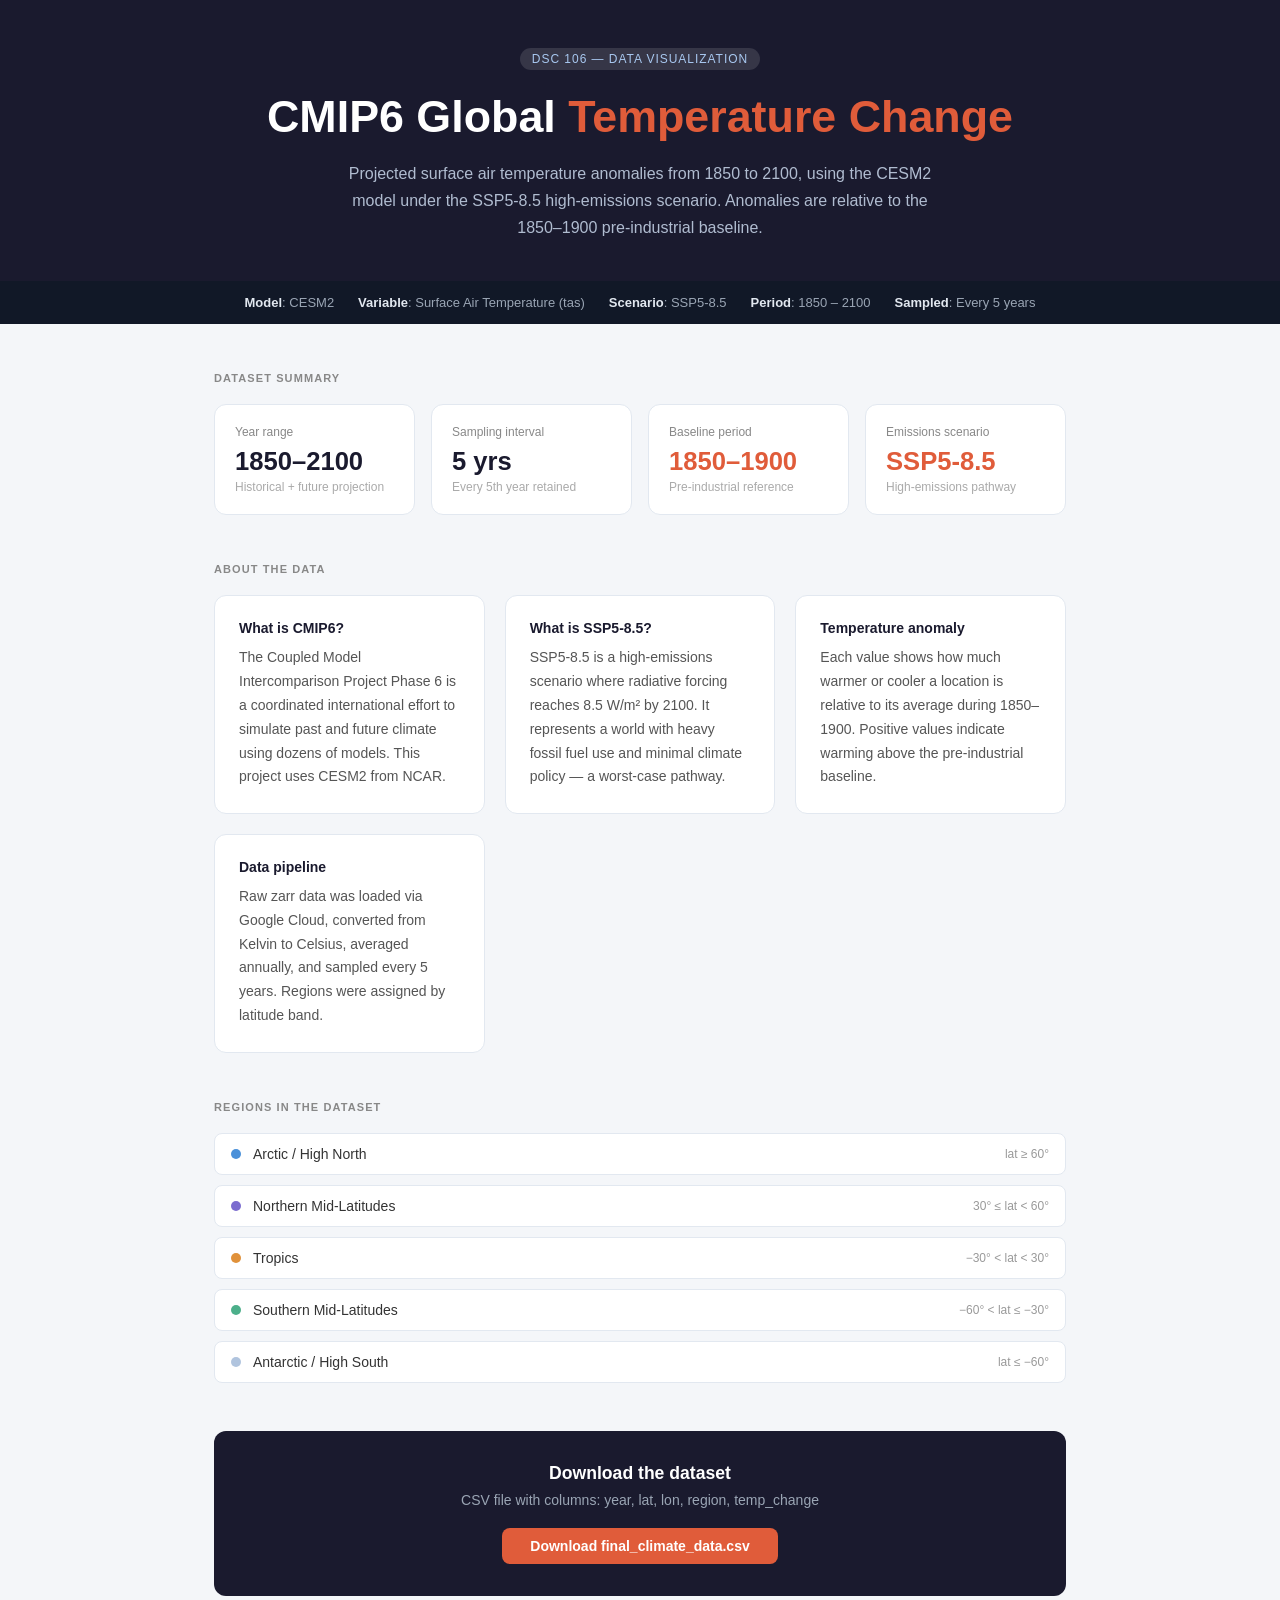
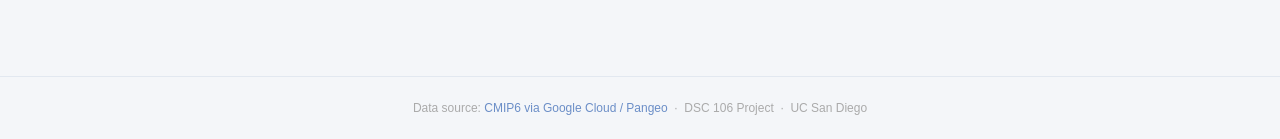
<file: site.html>
<!DOCTYPE html>
<html lang="en">
<head>
  <meta charset="UTF-8" />
  <meta name="viewport" content="width=device-width, initial-scale=1.0"/>
  <title>CMIP6 Global Temperature Change</title>
  <style>
    *, *::before, *::after { box-sizing: border-box; margin: 0; padding: 0; }

    body {
      font-family: Arial, sans-serif;
      background: #f4f6f9;
      color: #222;
      min-height: 100vh;
    }

    header {
      background: #1a1a2e;
      color: #fff;
      padding: 48px 24px 40px;
      text-align: center;
    }

    header .tag {
      display: inline-block;
      background: rgba(255,255,255,0.12);
      color: #a8c8f0;
      font-size: 12px;
      letter-spacing: 0.08em;
      text-transform: uppercase;
      padding: 4px 12px;
      border-radius: 20px;
      margin-bottom: 20px;
    }

    header h1 {
      font-size: clamp(1.8rem, 4vw, 2.8rem);
      font-weight: 700;
      line-height: 1.2;
      margin-bottom: 16px;
    }

    header h1 span {
      color: #e05c3a;
    }

    header p {
      font-size: 1rem;
      color: #b0bcd0;
      max-width: 600px;
      margin: 0 auto;
      line-height: 1.7;
    }

    .meta-bar {
      display: flex;
      justify-content: center;
      flex-wrap: wrap;
      gap: 24px;
      background: #111827;
      padding: 14px 24px;
      font-size: 13px;
      color: #9aa5b4;
    }

    .meta-bar span strong {
      color: #e2e8f0;
    }

    main {
      max-width: 900px;
      margin: 0 auto;
      padding: 48px 24px 80px;
    }

    .section-title {
      font-size: 11px;
      font-weight: 600;
      letter-spacing: 0.1em;
      text-transform: uppercase;
      color: #888;
      margin-bottom: 20px;
    }

    .cards {
      display: grid;
      grid-template-columns: repeat(auto-fit, minmax(200px, 1fr));
      gap: 16px;
      margin-bottom: 48px;
    }

    .card {
      background: #fff;
      border-radius: 12px;
      padding: 20px;
      border: 1px solid #e2e8f0;
    }

    .card .label {
      font-size: 12px;
      color: #888;
      margin-bottom: 8px;
    }

    .card .value {
      font-size: 1.6rem;
      font-weight: 700;
      color: #1a1a2e;
    }

    .card .sub {
      font-size: 12px;
      color: #aaa;
      margin-top: 4px;
    }

    .card.highlight .value {
      color: #e05c3a;
    }

    .info-grid {
      display: grid;
      grid-template-columns: repeat(auto-fit, minmax(260px, 1fr));
      gap: 20px;
      margin-bottom: 48px;
    }

    .info-block {
      background: #fff;
      border-radius: 12px;
      padding: 24px;
      border: 1px solid #e2e8f0;
    }

    .info-block h3 {
      font-size: 14px;
      font-weight: 600;
      margin-bottom: 10px;
      color: #1a1a2e;
    }

    .info-block p {
      font-size: 14px;
      color: #555;
      line-height: 1.7;
    }

    .regions {
      display: flex;
      flex-direction: column;
      gap: 10px;
      margin-bottom: 48px;
    }

    .region-row {
      display: flex;
      align-items: center;
      gap: 12px;
      background: #fff;
      border-radius: 8px;
      padding: 12px 16px;
      border: 1px solid #e2e8f0;
      font-size: 14px;
    }

    .region-dot {
      width: 10px;
      height: 10px;
      border-radius: 50%;
      flex-shrink: 0;
    }

    .region-name {
      flex: 1;
      color: #333;
    }

    .region-lat {
      color: #999;
      font-size: 12px;
    }

    .download-section {
      background: #1a1a2e;
      border-radius: 12px;
      padding: 32px;
      text-align: center;
      color: #fff;
    }

    .download-section h3 {
      font-size: 1.1rem;
      font-weight: 600;
      margin-bottom: 8px;
    }

    .download-section p {
      font-size: 14px;
      color: #9aa5b4;
      margin-bottom: 20px;
    }

    .download-section a {
      display: inline-block;
      background: #e05c3a;
      color: #fff;
      text-decoration: none;
      padding: 10px 28px;
      border-radius: 8px;
      font-size: 14px;
      font-weight: 600;
    }

    .download-section a:hover {
      background: #c94d2e;
    }

    footer {
      text-align: center;
      padding: 24px;
      font-size: 12px;
      color: #aaa;
      border-top: 1px solid #e2e8f0;
    }

    footer a {
      color: #6b8ec7;
      text-decoration: none;
    }
  </style>
</head>
<body>

<header>
  <div class="tag">DSC 106 — Data Visualization</div>
  <h1>CMIP6 Global <span>Temperature Change</span></h1>
  <p>
    Projected surface air temperature anomalies from 1850 to 2100,
    using the CESM2 model under the SSP5-8.5 high-emissions scenario.
    Anomalies are relative to the 1850–1900 pre-industrial baseline.
  </p>
</header>

<div class="meta-bar">
  <span><strong>Model</strong>: CESM2</span>
  <span><strong>Variable</strong>: Surface Air Temperature (tas)</span>
  <span><strong>Scenario</strong>: SSP5-8.5</span>
  <span><strong>Period</strong>: 1850 – 2100</span>
  <span><strong>Sampled</strong>: Every 5 years</span>
</div>

<main>

  <p class="section-title">Dataset summary</p>
  <div class="cards">
    <div class="card">
      <div class="label">Year range</div>
      <div class="value">1850–2100</div>
      <div class="sub">Historical + future projection</div>
    </div>
    <div class="card">
      <div class="label">Sampling interval</div>
      <div class="value">5 yrs</div>
      <div class="sub">Every 5th year retained</div>
    </div>
    <div class="card highlight">
      <div class="label">Baseline period</div>
      <div class="value">1850–1900</div>
      <div class="sub">Pre-industrial reference</div>
    </div>
    <div class="card highlight">
      <div class="label">Emissions scenario</div>
      <div class="value">SSP5-8.5</div>
      <div class="sub">High-emissions pathway</div>
    </div>
  </div>

  <p class="section-title">About the data</p>
  <div class="info-grid">
    <div class="info-block">
      <h3>What is CMIP6?</h3>
      <p>
        The Coupled Model Intercomparison Project Phase 6 is a coordinated
        international effort to simulate past and future climate using dozens
        of models. This project uses CESM2 from NCAR.
      </p>
    </div>
    <div class="info-block">
      <h3>What is SSP5-8.5?</h3>
      <p>
        SSP5-8.5 is a high-emissions scenario where radiative forcing reaches
        8.5 W/m² by 2100. It represents a world with heavy fossil fuel use
        and minimal climate policy — a worst-case pathway.
      </p>
    </div>
    <div class="info-block">
      <h3>Temperature anomaly</h3>
      <p>
        Each value shows how much warmer or cooler a location is relative
        to its average during 1850–1900. Positive values indicate warming
        above the pre-industrial baseline.
      </p>
    </div>
    <div class="info-block">
      <h3>Data pipeline</h3>
      <p>
        Raw zarr data was loaded via Google Cloud, converted from Kelvin
        to Celsius, averaged annually, and sampled every 5 years. Regions
        were assigned by latitude band.
      </p>
    </div>
  </div>

  <p class="section-title">Regions in the dataset</p>
  <div class="regions">
    <div class="region-row">
      <div class="region-dot" style="background:#4a90d9;"></div>
      <span class="region-name">Arctic / High North</span>
      <span class="region-lat">lat ≥ 60°</span>
    </div>
    <div class="region-row">
      <div class="region-dot" style="background:#7b6ccf;"></div>
      <span class="region-name">Northern Mid-Latitudes</span>
      <span class="region-lat">30° ≤ lat &lt; 60°</span>
    </div>
    <div class="region-row">
      <div class="region-dot" style="background:#e0913a;"></div>
      <span class="region-name">Tropics</span>
      <span class="region-lat">−30° &lt; lat &lt; 30°</span>
    </div>
    <div class="region-row">
      <div class="region-dot" style="background:#4caf8a;"></div>
      <span class="region-name">Southern Mid-Latitudes</span>
      <span class="region-lat">−60° &lt; lat ≤ −30°</span>
    </div>
    <div class="region-row">
      <div class="region-dot" style="background:#b0c4de;"></div>
      <span class="region-name">Antarctic / High South</span>
      <span class="region-lat">lat ≤ −60°</span>
    </div>
  </div>

  <div class="download-section">
    <h3>Download the dataset</h3>
    <p>CSV file with columns: year, lat, lon, region, temp_change</p>
    <a href="final_climate_data.csv" download>Download final_climate_data.csv</a>
  </div>

</main>

<footer>
  Data source: <a href="https://pangeo.io/datasets.html" target="_blank">CMIP6 via Google Cloud / Pangeo</a>
  &nbsp;·&nbsp; DSC 106 Project &nbsp;·&nbsp; UC San Diego
</footer>

</body>
</html>
</file>
